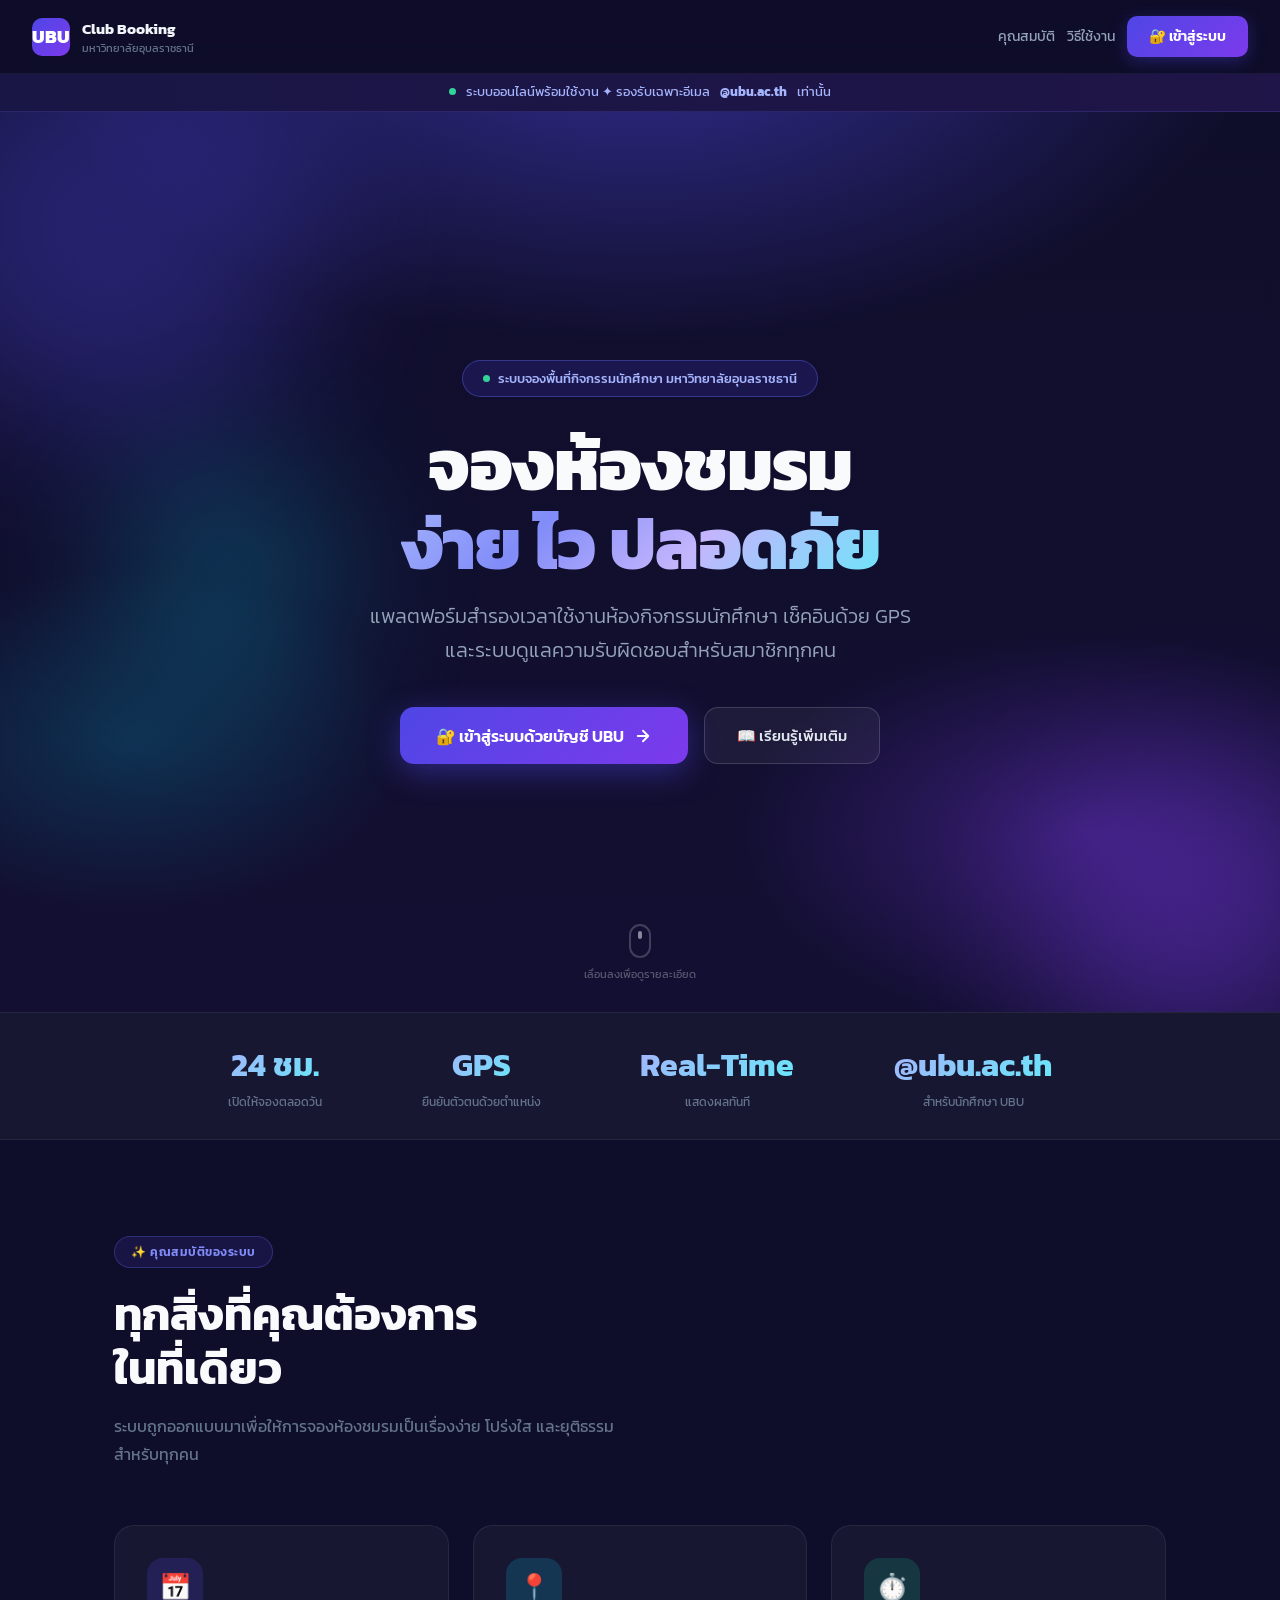
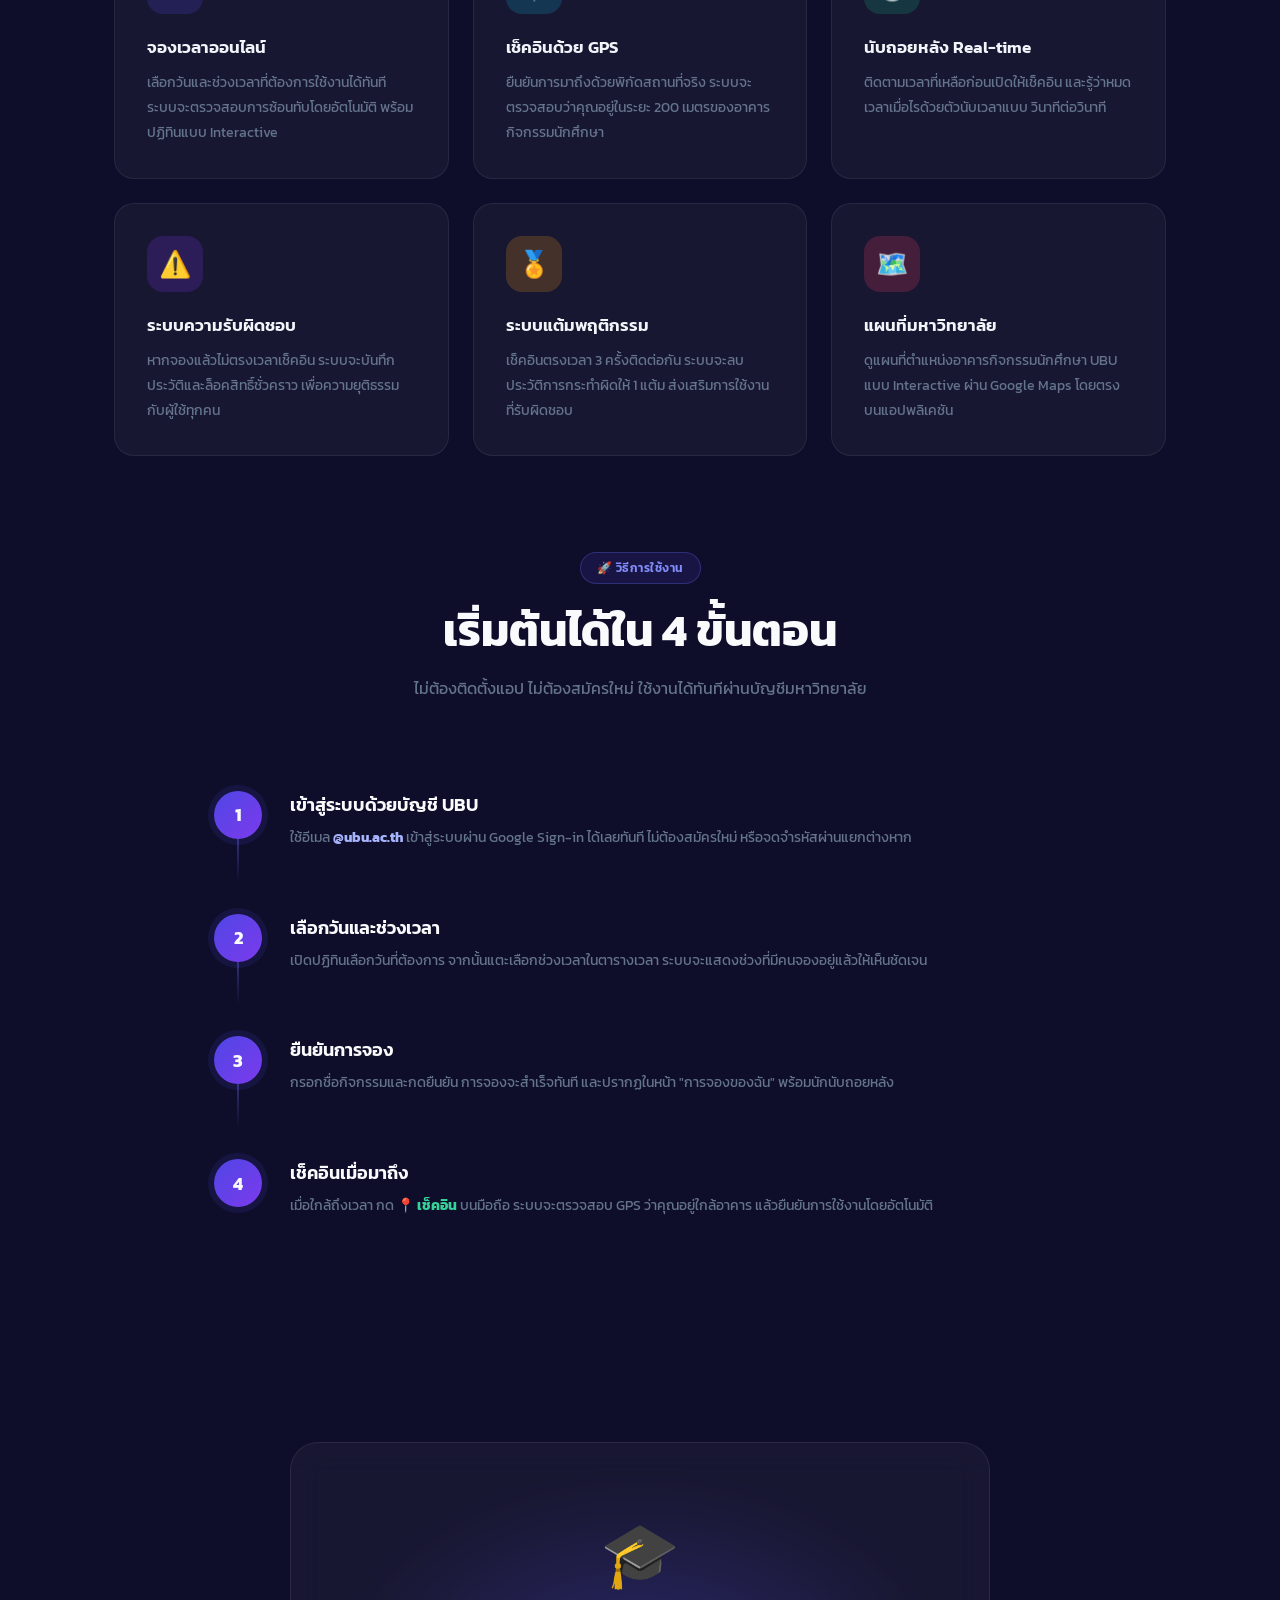
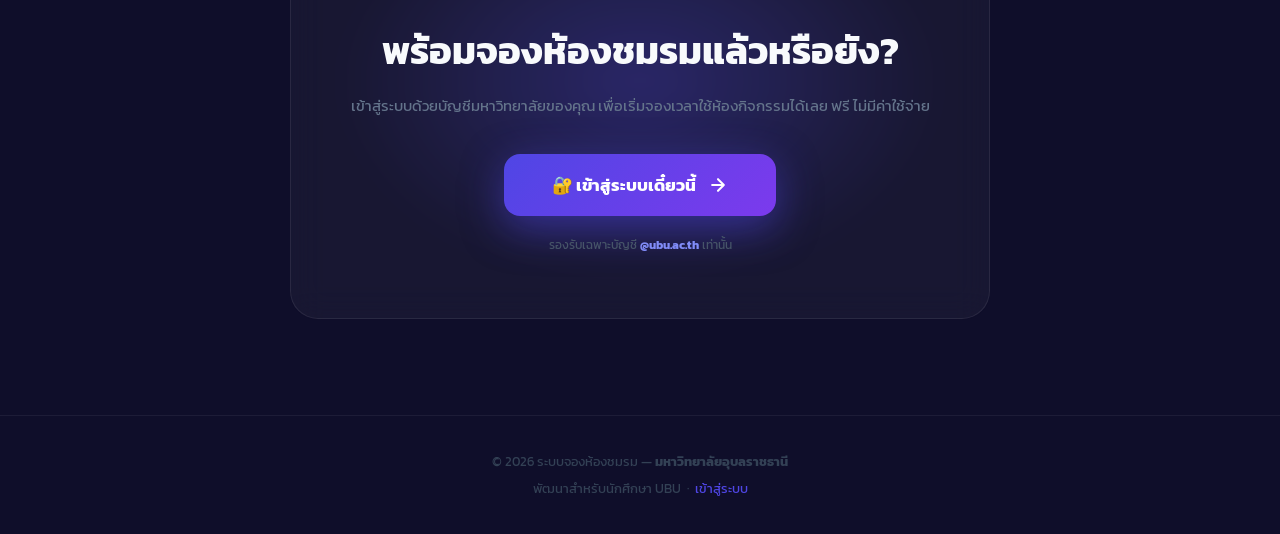
<file: main.html>
<!DOCTYPE html>
<html lang="th">

<head>
    <meta charset="UTF-8">
    <meta http-equiv="refresh" content="0;url=public_page.html">
    <title>UBU Club Booking</title>
    <script>window.location.replace('public_page.html');</script>
</head>

<body
    style="font-family:'Kanit',sans-serif;display:flex;justify-content:center;align-items:center;min-height:100vh;background:#EEEDF5;color:#4F46E5;">
    <p>กำลังนำทาง... <a href="public_page.html">คลิกที่นี่</a></p>
</body>

</html>
</file>
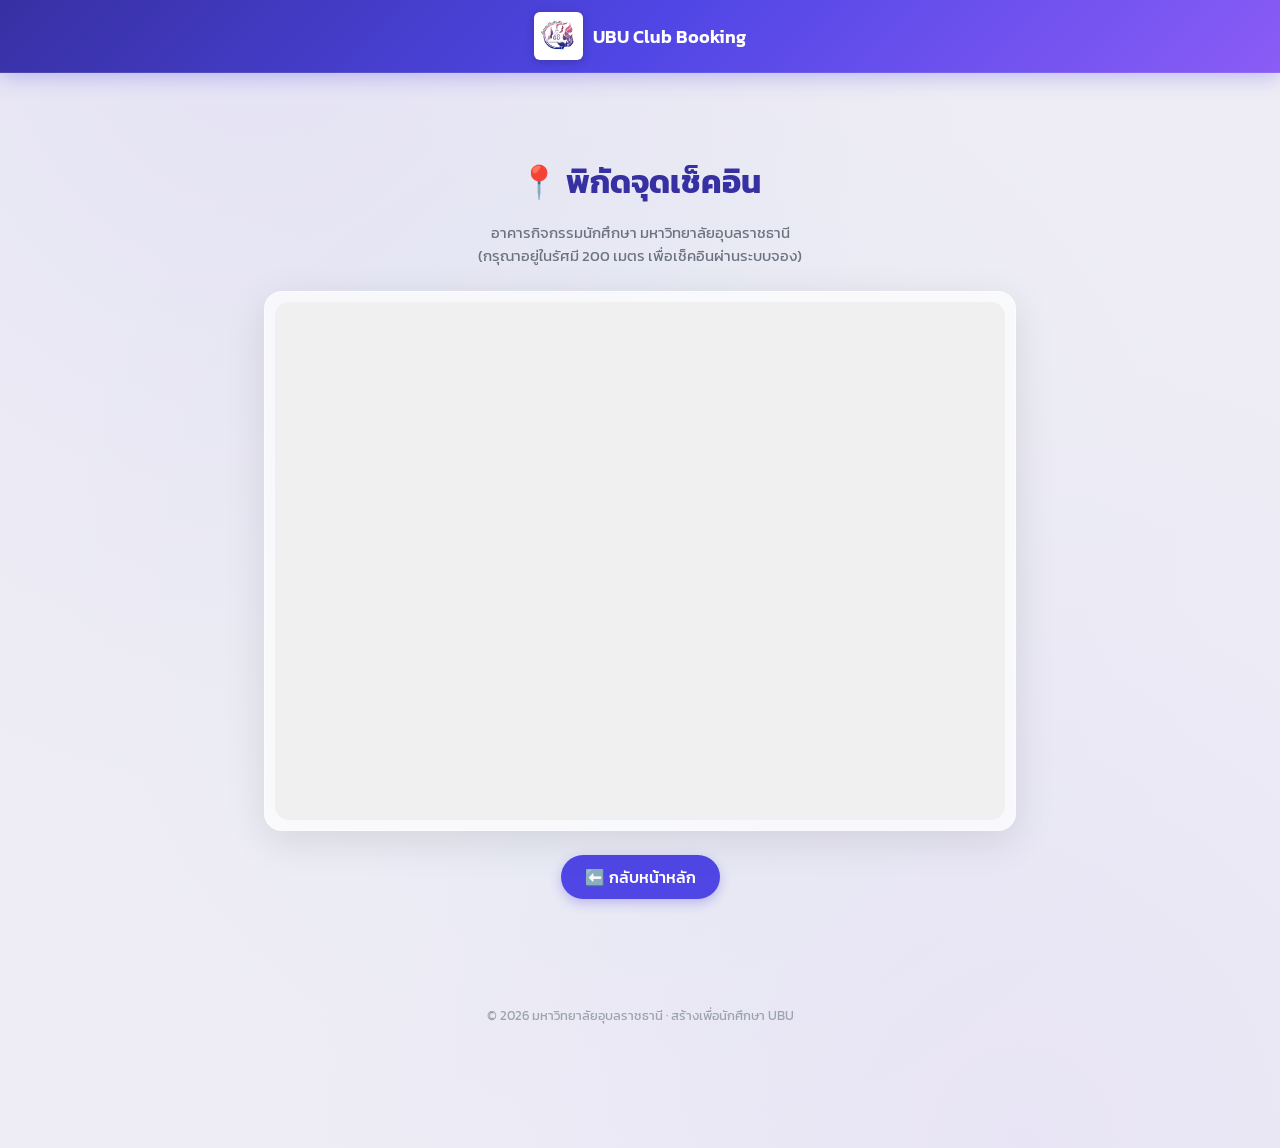
<file: map_view.html>
<!DOCTYPE html>
<html lang="th">

<head>
    <meta charset="UTF-8">
    <meta name="viewport" content="width=device-width, initial-scale=1.0, viewport-fit=cover">
    <title>UBU Club Booking - แผนที่จุดเช็คอิน</title>
    <link href="https://fonts.googleapis.com/css2?family=Kanit:wght@300;400;500;600;700&display=swap" rel="stylesheet">
    <link rel="stylesheet" href="style.css">
    <style>
        .map-container {
            max-width: 800px;
            margin: 40px auto;
            padding: 24px;
        }

        .map-header {
            text-align: center;
            margin-bottom: 24px;
        }

        .map-header h1 {
            color: var(--primary-dark);
            margin-bottom: 8px;
        }

        .map-header p {
            color: var(--text-muted);
            font-size: 15px;
        }

        .map-frame-wrapper {
            background: rgba(255, 255, 255, 0.7);
            backdrop-filter: blur(12px);
            border: 1px solid rgba(255, 255, 255, 0.4);
            border-radius: var(--radius-lg);
            padding: 10px;
            box-shadow: 0 10px 40px rgba(0, 0, 0, 0.1);
            height: 60vh;
            min-height: 400px;
        }

        .map-frame-wrapper iframe {
            width: 100%;
            height: 100%;
            border-radius: var(--radius-md);
            border: none;
            background: #f0f0f0;
        }

        .back-nav {
            margin-top: 24px;
            text-align: center;
        }

        .btn-back {
            display: inline-flex;
            align-items: center;
            gap: 8px;
            background: var(--primary);
            color: white;
            padding: 10px 24px;
            border-radius: 50px;
            text-decoration: none;
            font-weight: 500;
            transition: all 0.3s;
            box-shadow: 0 4px 12px rgba(79, 70, 229, 0.3);
        }

        .btn-back:hover {
            transform: translateY(-2px);
            box-shadow: 0 6px 16px rgba(79, 70, 229, 0.4);
        }
    </style>
</head>

<body>
    <!-- ========== NAVBAR ========== -->
    <nav class="user-bar" style="justify-content:center;">
        <div class="user-bar-left">
            <img src="logo.png" alt="Club Logo"
                style="height:48px; width:auto; border-radius:6px; background:white; padding:4px;">
            <span style="font-size:18px; font-weight:600;">UBU Club Booking</span>
        </div>
    </nav>

    <!-- ========== MAP SECTION ========== -->
    <div class="map-container">
        <div class="map-header">
            <h1>📍 พิกัดจุดเช็คอิน</h1>
            <p>อาคารกิจกรรมนักศึกษา มหาวิทยาลัยอุบลราชธานี<br />(กรุณาอยู่ในรัศมี 200 เมตร เพื่อเช็คอินผ่านระบบจอง)</p>
        </div>

        <div class="map-frame-wrapper">
            <iframe
                src="https://www.google.com/maps/embed?pb=!1m18!1m12!1m3!1d1933.3421544321706!2d104.905052!3d15.1237685!2m3!1f0!2f0!3f0!3m2!1i1024!2i768!4f13.1!3m3!1m2!1s0x311685c37c211c87%3A0x8828f5f2fa28f31!2z4Lit4Liy4LiE4Liy4Lij4LiB4Li04LiI4LiB4Lij4Lij4Lih4LiZ4Lix4LiB4Lio4Li24LiB4Lip4LiyIOC4hS7guK3guLjguJrguKU!5e0!3m2!1sth!2sth!4v1711718000000!5m2!1sth!2sth"
                allowfullscreen="" loading="lazy" referrerpolicy="no-referrer-when-downgrade"></iframe>
        </div>

        <div class="back-nav">
            <a href="index.html" class="btn-back">⬅️ กลับหน้าหลัก</a>
        </div>
    </div>

    <!-- ========== FOOTER ========== -->
    <footer style="text-align:center;padding:30px 24px;font-size:13px;color:#9CA3AF; margin-top: auto;">
        <p>© 2026 มหาวิทยาลัยอุบลราชธานี · สร้างเพื่อนักศึกษา UBU</p>
    </footer>
</body>

</html>
</file>
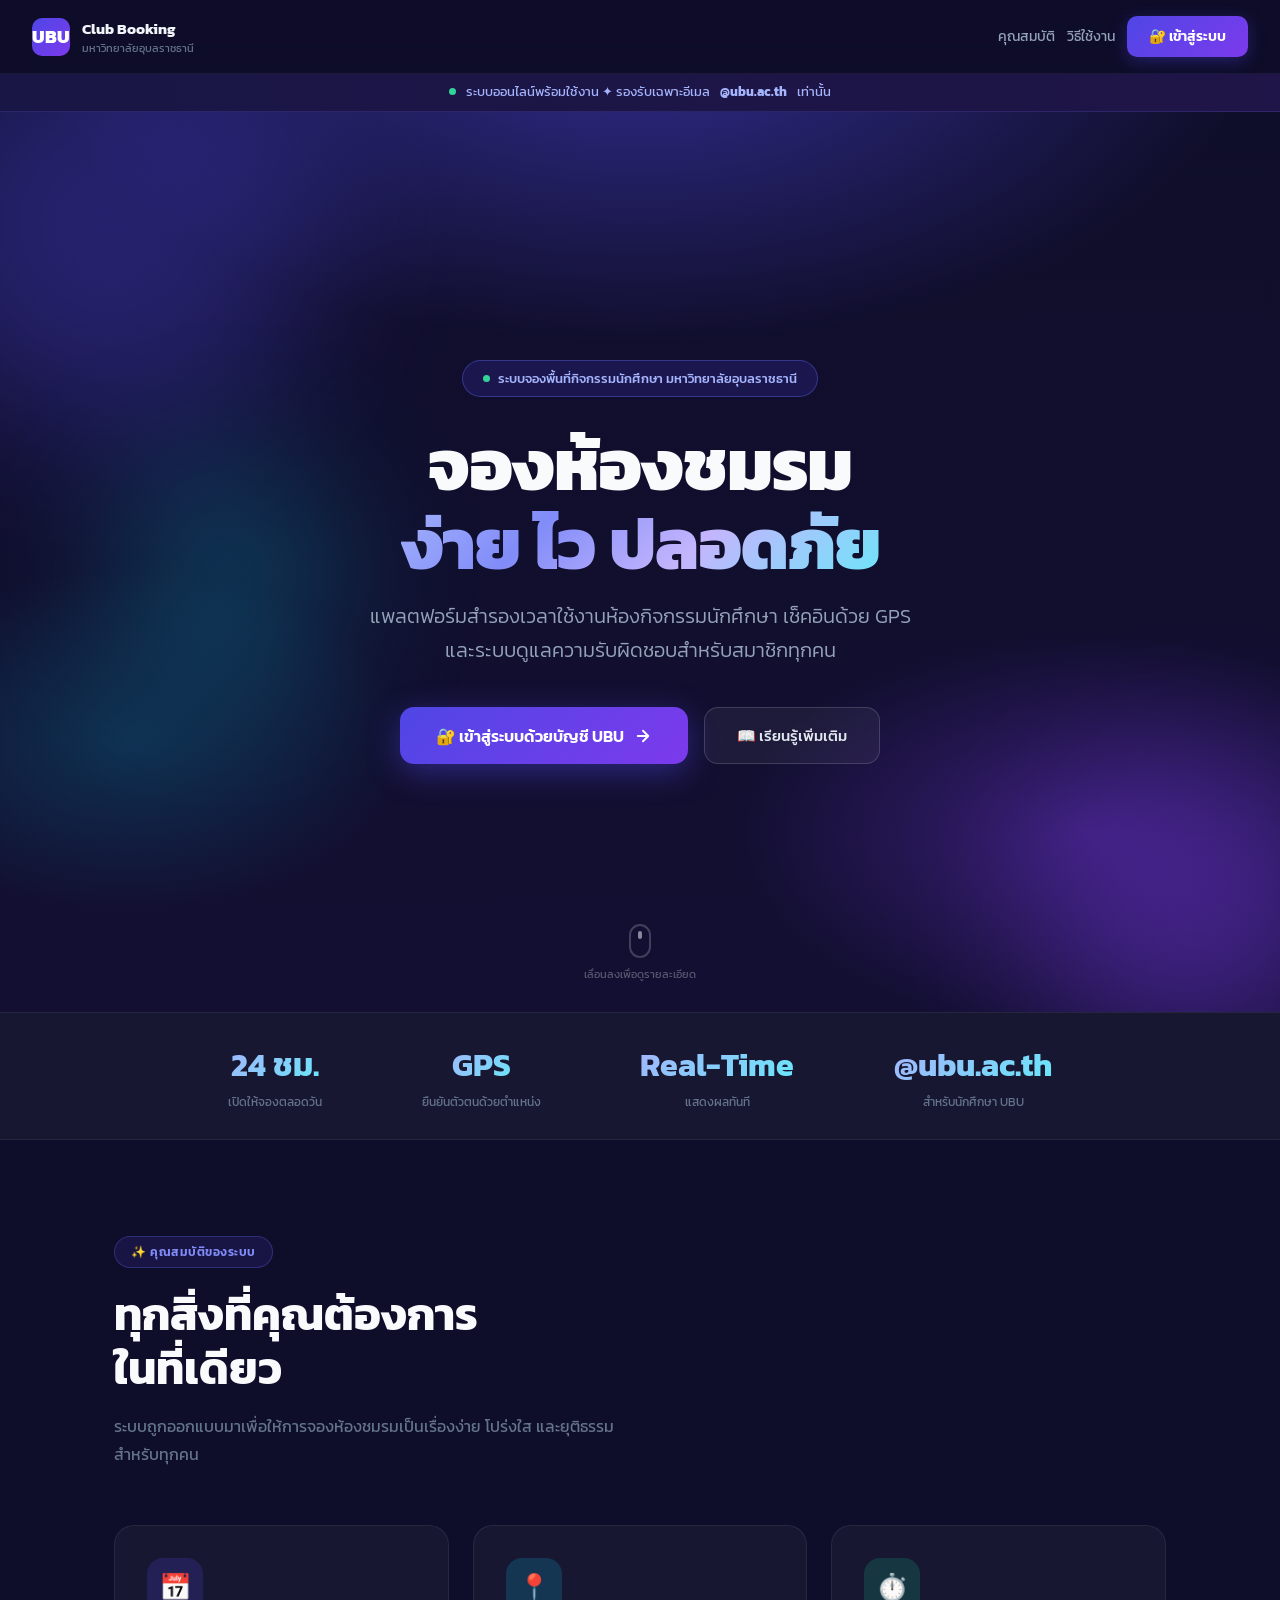
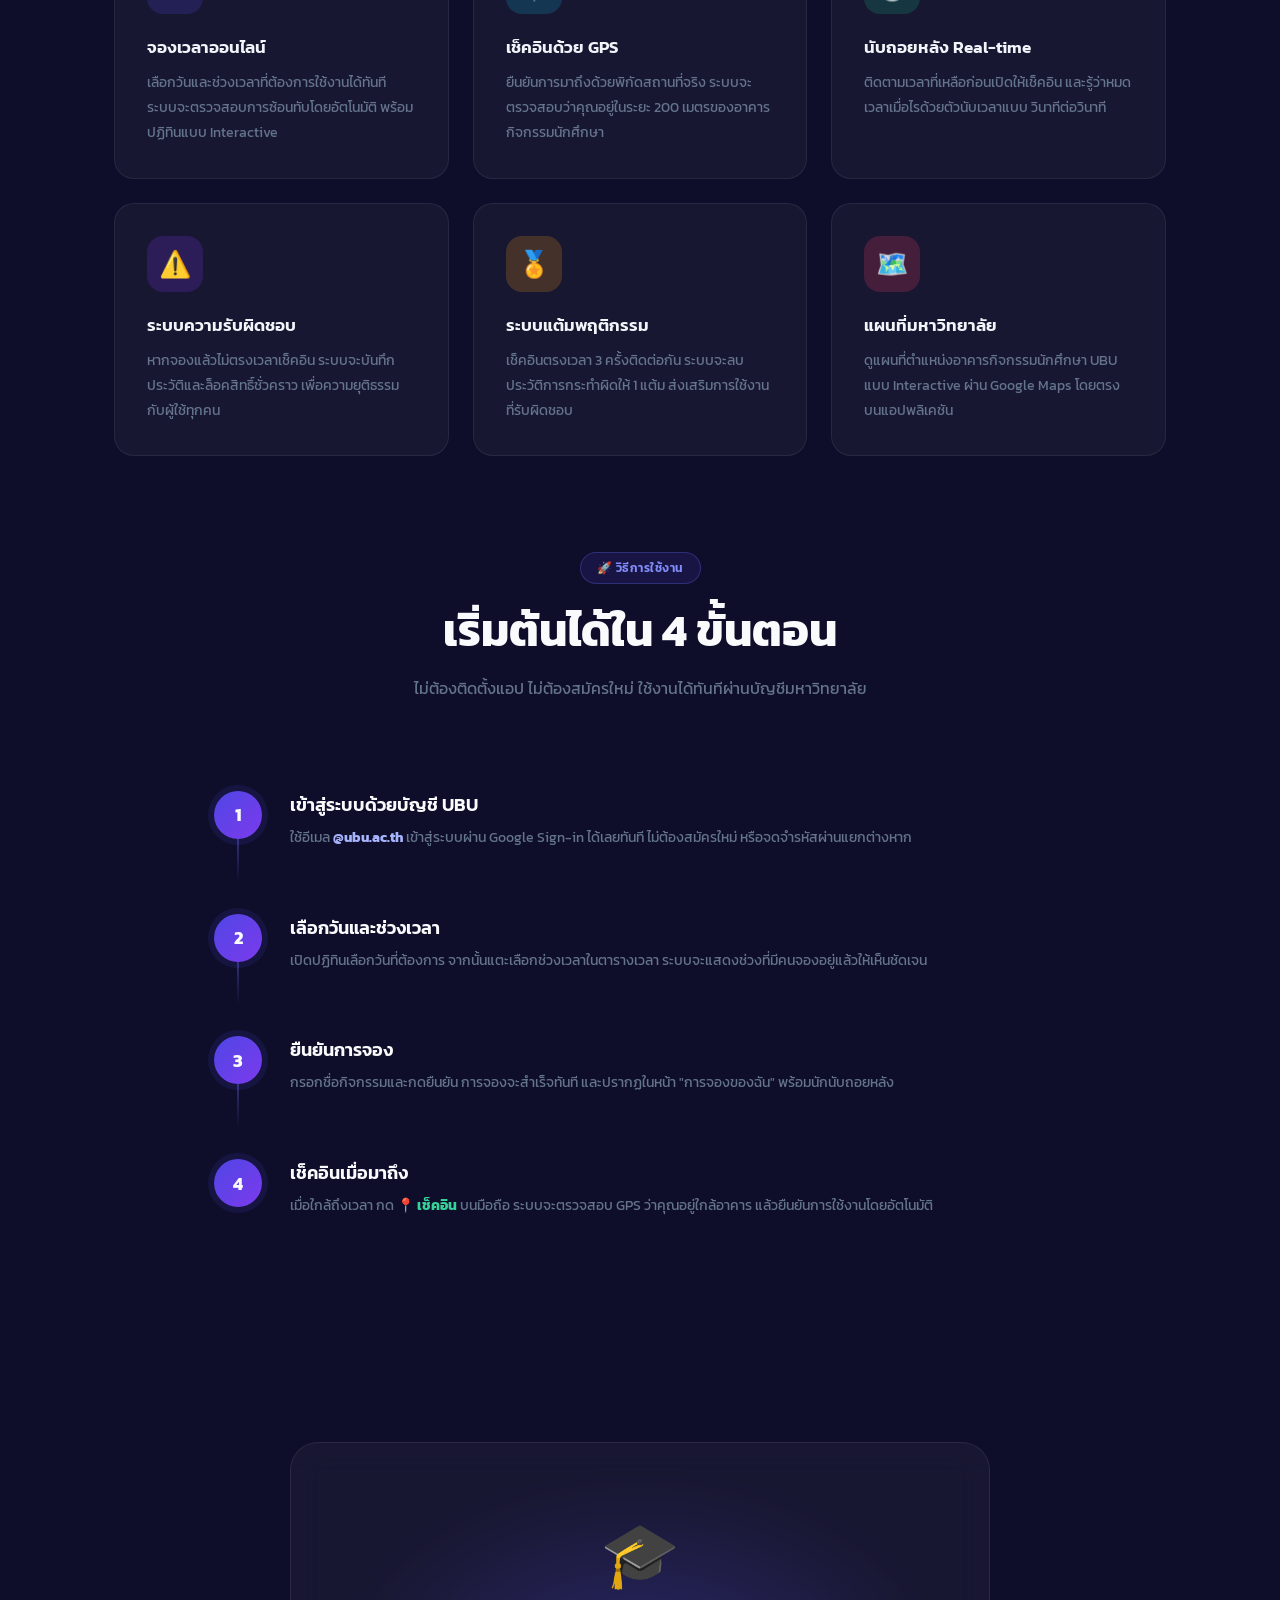
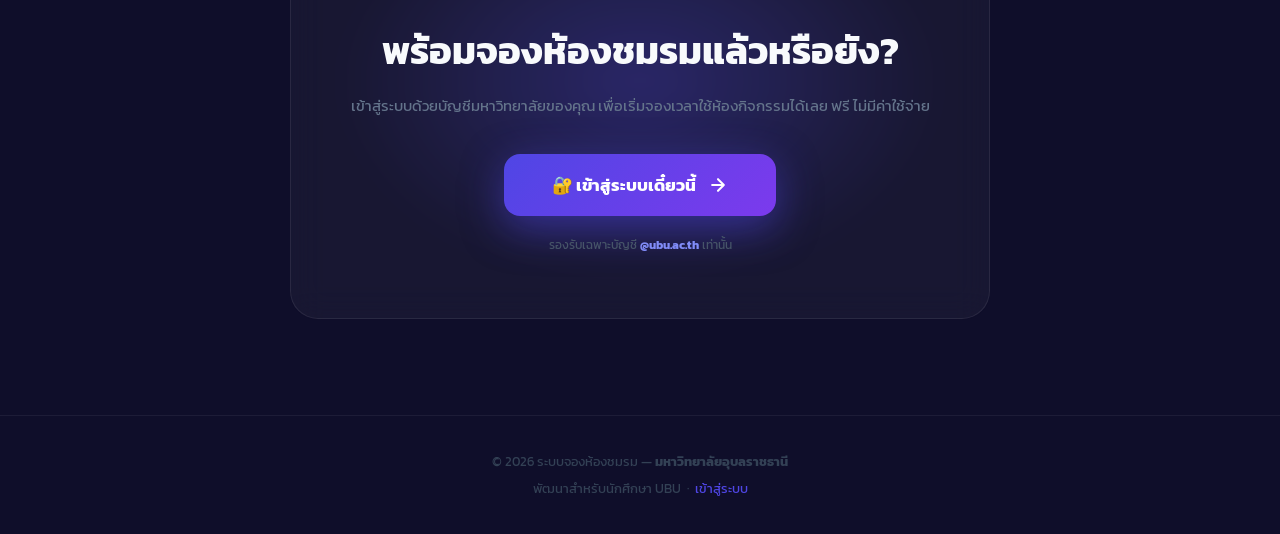
<file: public_page.html>
<!DOCTYPE html>
<html lang="th">

<head>
    <meta charset="UTF-8">
    <meta name="viewport" content="width=device-width, initial-scale=1.0, viewport-fit=cover">
    <title>UBU Club Booking — ระบบจองห้องชมรม มหาวิทยาลัยอุบลราชธานี</title>
    <meta name="description"
        content="ระบบจองห้องชมรม มหาวิทยาลัยอุบลราชธานี — จองเวลาใช้ห้อง ตรวจสอบสถานะ และเช็คอินด้วย GPS อย่างปลอดภัย">
    <link href="https://fonts.googleapis.com/css2?family=Kanit:wght@300;400;500;600;700;800&display=swap"
        rel="stylesheet">
    <style>
        :root {
            --indigo: #4F46E5;
            --indigo-dark: #3730A3;
            --violet: #7C3AED;
            --cyan: #06B6D4;
            --emerald: #10B981;
            --amber: #F59E0B;
            --rose: #F43F5E;
            --navy: #0A3D91;
        }

        * {
            box-sizing: border-box;
            margin: 0;
            padding: 0;
        }

        html {
            scroll-behavior: smooth;
        }

        body {
            font-family: 'Kanit', sans-serif;
            background: #0F0E2A;
            color: #F8FAFC;
            overflow-x: hidden;
        }

        /* ─── HERO ─── */
        .hero {
            position: relative;
            min-height: 100vh;
            display: flex;
            flex-direction: column;
            align-items: center;
            justify-content: center;
            text-align: center;
            padding: 24px 20px;
            overflow: hidden;
        }

        .hero-bg {
            position: absolute;
            inset: 0;
            background:
                radial-gradient(ellipse 80% 60% at 50% -10%, rgba(79, 70, 229, 0.55) 0%, transparent 60%),
                radial-gradient(ellipse 50% 40% at 85% 80%, rgba(124, 58, 237, 0.35) 0%, transparent 55%),
                radial-gradient(ellipse 40% 35% at 10% 70%, rgba(6, 182, 212, 0.20) 0%, transparent 55%),
                linear-gradient(180deg, #0F0E2A 0%, #130F32 100%);
            z-index: 0;
        }

        /* Floating orbs */
        .orb {
            position: absolute;
            border-radius: 50%;
            filter: blur(80px);
            opacity: 0.35;
            animation: floatOrb 8s ease-in-out infinite;
            z-index: 0;
        }

        .orb-1 {
            width: 420px;
            height: 420px;
            background: var(--indigo);
            top: -100px;
            left: -100px;
            animation-delay: 0s;
        }

        .orb-2 {
            width: 320px;
            height: 320px;
            background: var(--violet);
            bottom: -80px;
            right: -80px;
            animation-delay: -3s;
        }

        .orb-3 {
            width: 200px;
            height: 200px;
            background: var(--cyan);
            top: 40%;
            left: 10%;
            animation-delay: -5s;
        }

        @keyframes floatOrb {

            0%,
            100% {
                transform: translate(0, 0) scale(1);
            }

            33% {
                transform: translate(20px, -30px) scale(1.05);
            }

            66% {
                transform: translate(-15px, 20px) scale(0.97);
            }
        }

        /* Grid lines BG */
        .hero::before {
            content: '';
            position: absolute;
            inset: 0;
            background-image:
                linear-gradient(rgba(255, 255, 255, 0.02) 1px, transparent 1px),
                linear-gradient(90deg, rgba(255, 255, 255, 0.02) 1px, transparent 1px);
            background-size: 60px 60px;
            z-index: 0;
        }

        .hero-content {
            position: relative;
            z-index: 1;
            max-width: 820px;
        }

        .hero-badge {
            display: inline-flex;
            align-items: center;
            gap: 8px;
            background: rgba(79, 70, 229, 0.18);
            border: 1px solid rgba(99, 102, 241, 0.4);
            color: #A5B4FC;
            padding: 8px 20px;
            border-radius: 50px;
            font-size: 13px;
            font-weight: 500;
            margin-bottom: 28px;
            backdrop-filter: blur(8px);
            animation: fadeInDown 0.6s ease both;
        }

        .badge-dot {
            width: 7px;
            height: 7px;
            background: #34D399;
            border-radius: 50%;
            animation: pulse 2s ease-in-out infinite;
        }

        @keyframes pulse {

            0%,
            100% {
                opacity: 1;
                transform: scale(1);
            }

            50% {
                opacity: 0.4;
                transform: scale(0.7);
            }
        }

        .hero-title {
            font-size: clamp(2.2rem, 7vw, 4.5rem);
            font-weight: 800;
            line-height: 1.1;
            letter-spacing: -1px;
            margin-bottom: 16px;
            animation: fadeInDown 0.7s ease 0.1s both;
        }

        .hero-title .grad {
            background: linear-gradient(135deg, #A5B4FC 0%, #818CF8 30%, #C4B5FD 60%, #67E8F9 100%);
            -webkit-background-clip: text;
            background-clip: text;
            -webkit-text-fill-color: transparent;
        }

        .hero-sub {
            font-size: clamp(1rem, 2.5vw, 1.25rem);
            font-weight: 300;
            color: #94A3B8;
            line-height: 1.7;
            max-width: 560px;
            margin: 0 auto 40px;
            animation: fadeInDown 0.7s ease 0.2s both;
        }

        .hero-cta-group {
            display: flex;
            gap: 16px;
            justify-content: center;
            flex-wrap: wrap;
            animation: fadeInDown 0.7s ease 0.3s both;
        }

        .btn-primary {
            display: inline-flex;
            align-items: center;
            gap: 10px;
            background: linear-gradient(135deg, var(--indigo), var(--violet));
            color: white;
            padding: 16px 36px;
            border-radius: 14px;
            font-size: 16px;
            font-weight: 600;
            font-family: 'Kanit', sans-serif;
            text-decoration: none;
            border: none;
            cursor: pointer;
            transition: all 0.25s ease;
            box-shadow: 0 8px 32px rgba(79, 70, 229, 0.45);
            position: relative;
            overflow: hidden;
        }

        .btn-primary::before {
            content: '';
            position: absolute;
            inset: 0;
            background: linear-gradient(135deg, rgba(255, 255, 255, 0.12), transparent);
            opacity: 0;
            transition: opacity 0.25s;
        }

        .btn-primary:hover {
            transform: translateY(-3px);
            box-shadow: 0 16px 48px rgba(79, 70, 229, 0.55);
        }

        .btn-primary:hover::before {
            opacity: 1;
        }

        .btn-primary:active {
            transform: translateY(0);
        }

        .btn-secondary {
            display: inline-flex;
            align-items: center;
            gap: 10px;
            background: rgba(255, 255, 255, 0.05);
            border: 1px solid rgba(255, 255, 255, 0.15);
            color: #E2E8F0;
            padding: 16px 32px;
            border-radius: 14px;
            font-size: 15px;
            font-weight: 500;
            font-family: 'Kanit', sans-serif;
            text-decoration: none;
            cursor: pointer;
            transition: all 0.25s ease;
            backdrop-filter: blur(8px);
        }

        .btn-secondary:hover {
            background: rgba(255, 255, 255, 0.10);
            border-color: rgba(255, 255, 255, 0.3);
            transform: translateY(-2px);
        }

        /* Scroll indicator */
        .scroll-hint {
            position: absolute;
            bottom: 30px;
            left: 50%;
            transform: translateX(-50%);
            display: flex;
            flex-direction: column;
            align-items: center;
            gap: 8px;
            color: rgba(255, 255, 255, 0.3);
            font-size: 11px;
            font-weight: 400;
            animation: fadeIn 1s ease 1s both;
            z-index: 1;
        }

        .scroll-arrow {
            width: 22px;
            height: 34px;
            border: 2px solid rgba(255, 255, 255, 0.2);
            border-radius: 11px;
            display: flex;
            align-items: flex-start;
            justify-content: center;
            padding-top: 5px;
        }

        .scroll-dot {
            width: 4px;
            height: 8px;
            background: rgba(255, 255, 255, 0.5);
            border-radius: 2px;
            animation: scrollDot 1.8s ease-in-out infinite;
        }

        @keyframes scrollDot {
            0% {
                transform: translateY(0);
                opacity: 1;
            }

            80% {
                transform: translateY(10px);
                opacity: 0;
            }

            100% {
                transform: translateY(0);
                opacity: 0;
            }
        }

        /* ─── STATS BAR ─── */
        .stats-bar {
            background: rgba(255, 255, 255, 0.04);
            border-top: 1px solid rgba(255, 255, 255, 0.06);
            border-bottom: 1px solid rgba(255, 255, 255, 0.06);
            padding: 28px 24px;
        }

        .stats-inner {
            max-width: 900px;
            margin: 0 auto;
            display: flex;
            justify-content: space-around;
            flex-wrap: wrap;
            gap: 24px;
        }

        .stat-item {
            display: flex;
            flex-direction: column;
            align-items: center;
            gap: 4px;
        }

        .stat-num {
            font-size: 2rem;
            font-weight: 700;
            background: linear-gradient(135deg, #A5B4FC, #67E8F9);
            -webkit-background-clip: text;
            background-clip: text;
            -webkit-text-fill-color: transparent;
        }

        .stat-label {
            font-size: 12px;
            font-weight: 400;
            color: #64748B;
        }

        /* ─── FEATURES ─── */
        .section {
            padding: 96px 24px;
            max-width: 1100px;
            margin: 0 auto;
        }

        .section-tag {
            display: inline-block;
            background: rgba(79, 70, 229, 0.15);
            border: 1px solid rgba(99, 102, 241, 0.3);
            color: #818CF8;
            padding: 6px 16px;
            border-radius: 50px;
            font-size: 12px;
            font-weight: 600;
            letter-spacing: 0.5px;
            text-transform: uppercase;
            margin-bottom: 20px;
        }

        .section-title {
            font-size: clamp(1.8rem, 4vw, 2.8rem);
            font-weight: 700;
            line-height: 1.2;
            margin-bottom: 16px;
        }

        .section-sub {
            color: #64748B;
            font-size: 1rem;
            font-weight: 400;
            line-height: 1.8;
            max-width: 520px;
            margin-bottom: 56px;
        }

        .features-grid {
            display: grid;
            grid-template-columns: repeat(auto-fit, minmax(300px, 1fr));
            gap: 24px;
        }

        .feature-card {
            background: rgba(255, 255, 255, 0.04);
            border: 1px solid rgba(255, 255, 255, 0.07);
            border-radius: 20px;
            padding: 32px;
            transition: all 0.3s ease;
            position: relative;
            overflow: hidden;
        }

        .feature-card::before {
            content: '';
            position: absolute;
            inset: 0;
            background: linear-gradient(135deg, rgba(255, 255, 255, 0.03), transparent);
            opacity: 0;
            transition: opacity 0.3s;
        }

        .feature-card:hover {
            transform: translateY(-6px);
            border-color: rgba(99, 102, 241, 0.3);
            box-shadow: 0 20px 60px rgba(0, 0, 0, 0.3), 0 0 0 1px rgba(99, 102, 241, 0.1);
        }

        .feature-card:hover::before {
            opacity: 1;
        }

        .feature-icon {
            width: 56px;
            height: 56px;
            border-radius: 16px;
            display: flex;
            align-items: center;
            justify-content: center;
            font-size: 26px;
            margin-bottom: 20px;
        }

        .icon-indigo {
            background: rgba(79, 70, 229, 0.2);
        }

        .icon-violet {
            background: rgba(124, 58, 237, 0.2);
        }

        .icon-cyan {
            background: rgba(6, 182, 212, 0.2);
        }

        .icon-emerald {
            background: rgba(16, 185, 129, 0.2);
        }

        .icon-amber {
            background: rgba(245, 158, 11, 0.2);
        }

        .icon-rose {
            background: rgba(244, 63, 94, 0.2);
        }

        .feature-title {
            font-size: 17px;
            font-weight: 600;
            margin-bottom: 10px;
            color: #F1F5F9;
        }

        .feature-desc {
            font-size: 14px;
            font-weight: 400;
            color: #64748B;
            line-height: 1.8;
        }

        /* ─── HOW IT WORKS ─── */
        .how-section {
            padding: 0 24px 96px;
            max-width: 900px;
            margin: 0 auto;
        }

        .steps {
            display: flex;
            flex-direction: column;
            gap: 0;
            position: relative;
        }

        .step {
            display: flex;
            gap: 28px;
            align-items: flex-start;
            padding: 32px 0;
            position: relative;
        }

        .step:not(:last-child)::after {
            content: '';
            position: absolute;
            left: 23px;
            top: 80px;
            bottom: 0;
            width: 2px;
            background: linear-gradient(to bottom, rgba(99, 102, 241, 0.4), transparent);
        }

        .step-num {
            width: 48px;
            height: 48px;
            border-radius: 50%;
            background: linear-gradient(135deg, var(--indigo), var(--violet));
            display: flex;
            align-items: center;
            justify-content: center;
            font-size: 18px;
            font-weight: 700;
            flex-shrink: 0;
            box-shadow: 0 0 0 6px rgba(79, 70, 229, 0.12);
        }

        .step-body {
            flex: 1;
        }

        .step-title {
            font-size: 18px;
            font-weight: 600;
            margin-bottom: 8px;
        }

        .step-desc {
            font-size: 14px;
            color: #64748B;
            line-height: 1.7;
        }

        /* ─── CTA SECTION ─── */
        .cta-section {
            padding: 96px 24px;
            text-align: center;
            position: relative;
            overflow: hidden;
        }

        .cta-glow {
            position: absolute;
            width: 600px;
            height: 400px;
            left: 50%;
            top: 50%;
            transform: translate(-50%, -50%);
            background: radial-gradient(ellipse, rgba(79, 70, 229, 0.3) 0%, transparent 70%);
            pointer-events: none;
        }

        .cta-inner {
            position: relative;
            z-index: 1;
            background: rgba(255, 255, 255, 0.04);
            border: 1px solid rgba(255, 255, 255, 0.08);
            border-radius: 28px;
            padding: 64px 40px;
            max-width: 700px;
            margin: 0 auto;
            backdrop-filter: blur(16px);
        }

        .cta-emoji {
            font-size: 64px;
            display: block;
            margin-bottom: 20px;
            animation: bounce 2s ease-in-out infinite;
        }

        @keyframes bounce {

            0%,
            100% {
                transform: translateY(0);
            }

            50% {
                transform: translateY(-10px);
            }
        }

        .cta-title {
            font-size: clamp(1.6rem, 4vw, 2.4rem);
            font-weight: 700;
            margin-bottom: 14px;
        }

        .cta-sub {
            color: #64748B;
            font-size: 15px;
            font-weight: 400;
            line-height: 1.7;
            margin-bottom: 36px;
        }

        .cta-btn {
            display: inline-flex;
            align-items: center;
            gap: 12px;
            background: linear-gradient(135deg, var(--indigo), var(--violet));
            color: white;
            padding: 18px 48px;
            border-radius: 16px;
            font-size: 17px;
            font-weight: 700;
            font-family: 'Kanit', sans-serif;
            text-decoration: none;
            transition: all 0.25s ease;
            box-shadow: 0 12px 40px rgba(79, 70, 229, 0.5);
        }

        .cta-btn:hover {
            transform: translateY(-4px);
            box-shadow: 0 20px 60px rgba(79, 70, 229, 0.6);
        }

        .cta-note {
            color: #475569;
            font-size: 12px;
            margin-top: 20px;
        }

        .cta-note b {
            color: #818CF8;
        }

        /* ─── FOOTER ─── */
        footer {
            border-top: 1px solid rgba(255, 255, 255, 0.06);
            padding: 36px 24px;
            text-align: center;
            color: #334155;
            font-size: 13px;
        }

        footer a {
            color: #4F46E5;
            text-decoration: none;
        }

        /* ─── NAVBAR ─── */
        .navbar {
            position: fixed;
            top: 0;
            left: 0;
            right: 0;
            z-index: 100;
            padding: 16px 32px;
            display: flex;
            align-items: center;
            justify-content: space-between;
            background: rgba(15, 14, 42, 0.85);
            backdrop-filter: blur(20px);
            border-bottom: 1px solid rgba(255, 255, 255, 0.05);
            transition: all 0.3s;
        }

        .navbar-brand {
            display: flex;
            align-items: center;
            gap: 12px;
            text-decoration: none;
        }

        .brand-logo {
            width: 38px;
            height: 38px;
            background: linear-gradient(135deg, var(--indigo), var(--violet));
            border-radius: 10px;
            display: flex;
            align-items: center;
            justify-content: center;
            font-size: 18px;
            font-weight: 800;
            color: white;
        }

        .brand-name {
            font-size: 15px;
            font-weight: 700;
            color: #F1F5F9;
        }

        .brand-sub {
            font-size: 11px;
            font-weight: 400;
            color: #64748B;
        }

        .navbar-actions {
            display: flex;
            align-items: center;
            gap: 12px;
        }

        .nav-link {
            color: #94A3B8;
            text-decoration: none;
            font-size: 14px;
            font-weight: 400;
            transition: color 0.2s;
        }

        .nav-link:hover {
            color: #E2E8F0;
        }

        .nav-btn {
            background: linear-gradient(135deg, var(--indigo), var(--violet));
            color: white;
            padding: 10px 22px;
            border-radius: 10px;
            font-size: 14px;
            font-weight: 600;
            font-family: 'Kanit', sans-serif;
            text-decoration: none;
            transition: all 0.2s;
            border: none;
            cursor: pointer;
            box-shadow: 0 4px 16px rgba(79, 70, 229, 0.35);
        }

        .nav-btn:hover {
            transform: translateY(-2px);
            box-shadow: 0 8px 24px rgba(79, 70, 229, 0.5);
        }

        /* ─── NOTIFICATION BANNER ─── */
        .notice-bar {
            background: linear-gradient(90deg, rgba(79, 70, 229, 0.15), rgba(124, 58, 237, 0.15));
            border-bottom: 1px solid rgba(99, 102, 241, 0.2);
            padding: 10px 24px;
            text-align: center;
            font-size: 13px;
            color: #A5B4FC;
            margin-top: 72px;
            display: flex;
            align-items: center;
            justify-content: center;
            gap: 10px;
        }

        .notice-bar .no-dot {
            width: 7px;
            height: 7px;
            background: #34D399;
            border-radius: 50%;
            display: inline-block;
        }

        /* ─── ANIMATIONS ─── */
        @keyframes fadeInDown {
            from {
                opacity: 0;
                transform: translateY(-20px);
            }

            to {
                opacity: 1;
                transform: translateY(0);
            }
        }

        @keyframes fadeIn {
            from {
                opacity: 0;
            }

            to {
                opacity: 1;
            }
        }

        .reveal {
            opacity: 0;
            transform: translateY(32px);
            transition: opacity 0.6s ease, transform 0.6s ease;
        }

        .reveal.visible {
            opacity: 1;
            transform: translateY(0);
        }

        /* ─── MOBILE ─── */
        @media (max-width: 640px) {
            .navbar {
                padding: 14px 16px;
            }

            .nav-link {
                display: none;
            }

            .hero {
                padding-top: 100px;
            }

            .step:not(:last-child)::after {
                left: 19px;
            }

            .cta-inner {
                padding: 40px 24px;
            }

            .stats-inner {
                gap: 28px;
            }
        }
    </style>
</head>

<body>

    <!-- NAVBAR -->
    <nav class="navbar" id="navbar">
        <a class="navbar-brand" href="#">
            <div class="brand-logo">UBU</div>
            <div>
                <div class="brand-name">Club Booking</div>
                <div class="brand-sub">มหาวิทยาลัยอุบลราชธานี</div>
            </div>
        </a>
        <div class="navbar-actions">
            <a href="#features" class="nav-link">คุณสมบัติ</a>
            <a href="#how" class="nav-link">วิธีใช้งาน</a>
            <a href="login.html" class="nav-btn">🔐 เข้าสู่ระบบ</a>
        </div>
    </nav>

    <!-- NOTICE BAR -->
    <div class="notice-bar">
        <span class="no-dot"></span>
        ระบบออนไลน์พร้อมใช้งาน ✦ รองรับเฉพาะอีเมล <strong>@ubu.ac.th</strong> เท่านั้น
    </div>

    <!-- HERO -->
    <section class="hero">
        <div class="hero-bg"></div>
        <div class="orb orb-1"></div>
        <div class="orb orb-2"></div>
        <div class="orb orb-3"></div>

        <div class="hero-content">
            <div class="hero-badge">
                <span class="badge-dot"></span>
                ระบบจองพื้นที่กิจกรรมนักศึกษา มหาวิทยาลัยอุบลราชธานี
            </div>

            <h1 class="hero-title">
                จองห้องชมรม<br>
                <span class="grad">ง่าย ไว ปลอดภัย</span>
            </h1>

            <p class="hero-sub">
                แพลตฟอร์มสำรองเวลาใช้งานห้องกิจกรรมนักศึกษา เช็คอินด้วย GPS
                และระบบดูแลความรับผิดชอบสำหรับสมาชิกทุกคน
            </p>

            <div class="hero-cta-group">
                <a href="login.html" class="btn-primary">
                    🔐 เข้าสู่ระบบด้วยบัญชี UBU
                    <svg width="18" height="18" viewBox="0 0 24 24" fill="none" stroke="currentColor" stroke-width="2.5"
                        stroke-linecap="round" stroke-linejoin="round">
                        <path d="M5 12h14M12 5l7 7-7 7" />
                    </svg>
                </a>
                <a href="#features" class="btn-secondary">
                    📖 เรียนรู้เพิ่มเติม
                </a>
            </div>
        </div>

        <div class="scroll-hint">
            <div class="scroll-arrow">
                <div class="scroll-dot"></div>
            </div>
            เลื่อนลงเพื่อดูรายละเอียด
        </div>
    </section>

    <!-- STATS BAR -->
    <div class="stats-bar">
        <div class="stats-inner">
            <div class="stat-item">
                <span class="stat-num">24 ชม.</span>
                <span class="stat-label">เปิดให้จองตลอดวัน</span>
            </div>
            <div class="stat-item">
                <span class="stat-num">GPS</span>
                <span class="stat-label">ยืนยันตัวตนด้วยตำแหน่ง</span>
            </div>
            <div class="stat-item">
                <span class="stat-num">Real-Time</span>
                <span class="stat-label">แสดงผลทันที</span>
            </div>
            <div class="stat-item">
                <span class="stat-num">@ubu.ac.th</span>
                <span class="stat-label">สำหรับนักศึกษา UBU</span>
            </div>
        </div>
    </div>

    <!-- FEATURES -->
    <section class="section" id="features">
        <div class="reveal">
            <div class="section-tag">✨ คุณสมบัติของระบบ</div>
            <h2 class="section-title">ทุกสิ่งที่คุณต้องการ<br>ในที่เดียว</h2>
            <p class="section-sub">ระบบถูกออกแบบมาเพื่อให้การจองห้องชมรมเป็นเรื่องง่าย โปร่งใส และยุติธรรม สำหรับทุกคน
            </p>
        </div>

        <div class="features-grid">
            <div class="feature-card reveal">
                <div class="feature-icon icon-indigo">📅</div>
                <div class="feature-title">จองเวลาออนไลน์</div>
                <div class="feature-desc">เลือกวันและช่วงเวลาที่ต้องการใช้งานได้ทันที
                    ระบบจะตรวจสอบการซ้อนทับโดยอัตโนมัติ พร้อมปฏิทินแบบ Interactive</div>
            </div>
            <div class="feature-card reveal" style="transition-delay:0.1s">
                <div class="feature-icon icon-cyan">📍</div>
                <div class="feature-title">เช็คอินด้วย GPS</div>
                <div class="feature-desc">ยืนยันการมาถึงด้วยพิกัดสถานที่จริง ระบบจะตรวจสอบว่าคุณอยู่ในระยะ 200
                    เมตรของอาคารกิจกรรมนักศึกษา</div>
            </div>
            <div class="feature-card reveal" style="transition-delay:0.2s">
                <div class="feature-icon icon-emerald">⏱️</div>
                <div class="feature-title">นับถอยหลัง Real-time</div>
                <div class="feature-desc">ติดตามเวลาที่เหลือก่อนเปิดให้เช็คอิน และรู้ว่าหมดเวลาเมื่อไรด้วยตัวนับเวลาแบบ
                    วินาทีต่อวินาที</div>
            </div>
            <div class="feature-card reveal" style="transition-delay:0.05s">
                <div class="feature-icon icon-violet">⚠️</div>
                <div class="feature-title">ระบบความรับผิดชอบ</div>
                <div class="feature-desc">หากจองแล้วไม่ตรงเวลาเช็คอิน ระบบจะบันทึกประวัติและล็อคสิทธิ์ชั่วคราว
                    เพื่อความยุติธรรมกับผู้ใช้ทุกคน</div>
            </div>
            <div class="feature-card reveal" style="transition-delay:0.15s">
                <div class="feature-icon icon-amber">🏅</div>
                <div class="feature-title">ระบบแต้มพฤติกรรม</div>
                <div class="feature-desc">เช็คอินตรงเวลา 3 ครั้งติดต่อกัน ระบบจะลบประวัติการกระทำผิดให้ 1 แต้ม
                    ส่งเสริมการใช้งานที่รับผิดชอบ</div>
            </div>
            <div class="feature-card reveal" style="transition-delay:0.25s">
                <div class="feature-icon icon-rose">🗺️</div>
                <div class="feature-title">แผนที่มหาวิทยาลัย</div>
                <div class="feature-desc">ดูแผนที่ตำแหน่งอาคารกิจกรรมนักศึกษา UBU แบบ Interactive ผ่าน Google Maps
                    โดยตรงบนแอปพลิเคชัน</div>
            </div>
        </div>
    </section>

    <!-- HOW IT WORKS -->
    <section class="how-section" id="how">
        <div class="reveal" style="text-align:center;margin-bottom:56px;">
            <div class="section-tag">🚀 วิธีการใช้งาน</div>
            <h2 class="section-title">เริ่มต้นได้ใน 4 ขั้นตอน</h2>
            <p class="section-sub" style="margin-left:auto;margin-right:auto;">ไม่ต้องติดตั้งแอป ไม่ต้องสมัครใหม่
                ใช้งานได้ทันทีผ่านบัญชีมหาวิทยาลัย</p>
        </div>

        <div class="steps">
            <div class="step reveal">
                <div class="step-num">1</div>
                <div class="step-body">
                    <div class="step-title">เข้าสู่ระบบด้วยบัญชี UBU</div>
                    <div class="step-desc">ใช้อีเมล <strong style="color:#A5B4FC">@ubu.ac.th</strong> เข้าสู่ระบบผ่าน
                        Google Sign-in ได้เลยทันที ไม่ต้องสมัครใหม่ หรือจดจำรหัสผ่านแยกต่างหาก</div>
                </div>
            </div>
            <div class="step reveal" style="transition-delay:0.1s">
                <div class="step-num">2</div>
                <div class="step-body">
                    <div class="step-title">เลือกวันและช่วงเวลา</div>
                    <div class="step-desc">เปิดปฏิทินเลือกวันที่ต้องการ จากนั้นแตะเลือกช่วงเวลาในตารางเวลา
                        ระบบจะแสดงช่วงที่มีคนจองอยู่แล้วให้เห็นชัดเจน</div>
                </div>
            </div>
            <div class="step reveal" style="transition-delay:0.2s">
                <div class="step-num">3</div>
                <div class="step-body">
                    <div class="step-title">ยืนยันการจอง</div>
                    <div class="step-desc">กรอกชื่อกิจกรรมและกดยืนยัน การจองจะสำเร็จทันที และปรากฏในหน้า "การจองของฉัน"
                        พร้อมนักนับถอยหลัง</div>
                </div>
            </div>
            <div class="step reveal" style="transition-delay:0.3s">
                <div class="step-num">4</div>
                <div class="step-body">
                    <div class="step-title">เช็คอินเมื่อมาถึง</div>
                    <div class="step-desc">เมื่อใกล้ถึงเวลา กด <strong style="color:#34D399">📍 เช็คอิน</strong>
                        บนมือถือ ระบบจะตรวจสอบ GPS ว่าคุณอยู่ใกล้อาคาร แล้วยืนยันการใช้งานโดยอัตโนมัติ</div>
                </div>
            </div>
        </div>
    </section>

    <!-- CTA -->
    <section class="cta-section">
        <div class="cta-glow"></div>
        <div class="cta-inner reveal">
            <span class="cta-emoji">🎓</span>
            <h2 class="cta-title">พร้อมจองห้องชมรมแล้วหรือยัง?</h2>
            <p class="cta-sub">เข้าสู่ระบบด้วยบัญชีมหาวิทยาลัยของคุณ เพื่อเริ่มจองเวลาใช้ห้องกิจกรรมได้เลย ฟรี
                ไม่มีค่าใช้จ่าย</p>
            <a href="login.html" class="cta-btn">
                🔐 เข้าสู่ระบบเดี๋ยวนี้
                <svg width="20" height="20" viewBox="0 0 24 24" fill="none" stroke="currentColor" stroke-width="2.5"
                    stroke-linecap="round" stroke-linejoin="round">
                    <path d="M5 12h14M12 5l7 7-7 7" />
                </svg>
            </a>
            <p class="cta-note">รองรับเฉพาะบัญชี <b>@ubu.ac.th</b> เท่านั้น</p>
        </div>
    </section>

    <!-- FOOTER -->
    <footer>
        <p>© 2026 ระบบจองห้องชมรม — <strong>มหาวิทยาลัยอุบลราชธานี</strong></p>
        <p style="margin-top:8px;">พัฒนาสำหรับนักศึกษา UBU &nbsp;·&nbsp; <a href="login.html">เข้าสู่ระบบ</a></p>
    </footer>

    <script>
        // Scroll reveal
        const revealEls = document.querySelectorAll('.reveal');
        const observer = new IntersectionObserver((entries) => {
            entries.forEach(e => {
                if (e.isIntersecting) { e.target.classList.add('visible'); }
            });
        }, { threshold: 0.12 });
        revealEls.forEach(el => observer.observe(el));

        // Navbar scroll effect
        const navbar = document.getElementById('navbar');
        window.addEventListener('scroll', () => {
            if (window.scrollY > 40) {
                navbar.style.boxShadow = '0 4px 30px rgba(0,0,0,0.4)';
            } else {
                navbar.style.boxShadow = 'none';
            }
        });

        // Smooth anchor scrolling
        document.querySelectorAll('a[href^="#"]').forEach(a => {
            a.addEventListener('click', e => {
                const target = document.querySelector(a.getAttribute('href'));
                if (target) { e.preventDefault(); target.scrollIntoView({ behavior: 'smooth' }); }
            });
        });
    </script>

</body>

</html>
</file>
<file: style.css>
@import url('https://fonts.googleapis.com/css2?family=Kanit:wght@300;400;500;600;700&display=swap');

/* =========================================
   CSS CUSTOM PROPERTIES — Blue-Purple Theme
   ========================================= */
:root {
    --primary: #4F46E5;
    --primary-light: #6366F1;
    --primary-dark: #3730A3;
    --secondary: #8B5CF6;
    --secondary-light: #A78BFA;
    --accent: #06B6D4;
    --accent-light: #22D3EE;
    --bg-color: #EEEDF5;
    --bg-surface: rgba(255, 255, 255, 0.72);
    --white: #ffffff;
    --text-main: #1E1B4B;
    --text-muted: #6B7280;
    --border-color: rgba(139, 92, 246, 0.15);
    --error: #EF4444;
    --success: #10B981;
    --warning: #F59E0B;

    /* Spacing tokens */
    --space-xs: 8px;
    --space-sm: 12px;
    --space-md: 16px;
    --space-lg: 24px;
    --space-xl: 32px;

    /* Radius tokens */
    --radius-sm: 10px;
    --radius-md: 14px;
    --radius-lg: 18px;
    --radius-xl: 24px;

    /* Shadows */
    --shadow-sm: 0 2px 8px rgba(79, 70, 229, 0.06);
    --shadow-md: 0 8px 30px rgba(79, 70, 229, 0.08);
    --shadow-lg: 0 20px 60px rgba(79, 70, 229, 0.12);
    --shadow-glow: 0 0 40px rgba(139, 92, 246, 0.15);
}

/* =========================================
   RESET & BASE
   ========================================= */
*,
*::before,
*::after {
    box-sizing: border-box;
}

body {
    font-family: 'Kanit', sans-serif;
    background-color: var(--bg-color);
    background-image:
        radial-gradient(ellipse at 20% 0%, rgba(79, 70, 229, 0.06) 0%, transparent 50%),
        radial-gradient(ellipse at 80% 100%, rgba(139, 92, 246, 0.06) 0%, transparent 50%),
        radial-gradient(circle at 50% 50%, rgba(6, 182, 212, 0.03) 0%, transparent 70%);
    color: var(--text-main);
    margin: 0;
    padding: 0 0 80px;
    overflow-x: hidden;
    width: 100%;
    min-height: 100vh;
}

h2 {
    margin-top: 0;
    color: var(--primary-dark);
    font-size: clamp(18px, 5vw, 24px);
    font-weight: 600;
    letter-spacing: -0.5px;
}

/* =========================================
   FORM ELEMENTS
   ========================================= */
input,
select,
textarea {
    width: 100%;
    padding: 14px 16px;
    margin-top: 8px;
    border: 1.5px solid var(--border-color);
    border-radius: var(--radius-md);
    box-sizing: border-box;
    font-size: 16px;
    font-family: 'Kanit', sans-serif;
    color: var(--text-main);
    background: rgba(255, 255, 255, 0.9);
    transition: all 0.25s ease;
    box-shadow: inset 0 2px 4px rgba(0, 0, 0, 0.02);
    -webkit-appearance: none;
    appearance: none;
}

input:focus,
select:focus {
    outline: none;
    border-color: var(--primary);
    box-shadow: 0 0 0 3px rgba(79, 70, 229, 0.12), inset 0 2px 4px rgba(0, 0, 0, 0.02);
    background: var(--white);
}

label {
    display: block;
    margin-top: 20px;
    font-size: 14px;
    font-weight: 500;
    color: var(--text-muted);
}

/* =========================================
   TOP NAVIGATION BAR
   ========================================= */
.user-bar {
    background: linear-gradient(135deg, var(--primary-dark) 0%, var(--primary) 50%, var(--secondary) 100%);
    padding: 12px 20px;
    display: flex;
    justify-content: space-between;
    align-items: center;
    color: var(--white);
    box-shadow: 0 4px 20px rgba(79, 70, 229, 0.3);
    position: sticky;
    top: 0;
    z-index: 1000;
    gap: 10px;
    min-height: 60px;
    border-bottom: 1px solid rgba(255, 255, 255, 0.1);
}

.user-bar-left {
    display: flex;
    align-items: center;
    gap: 10px;
    font-size: 16px;
    font-weight: 600;
    flex-shrink: 0;
    min-width: 0;
}

.user-bar-left img {
    height: 30px;
    flex-shrink: 0;
    filter: drop-shadow(0 2px 4px rgba(0, 0, 0, 0.2));
}

.user-bar-left span {
    white-space: nowrap;
    overflow: hidden;
    text-overflow: ellipsis;
}

.user-bar-right {
    display: flex;
    align-items: center;
    gap: 10px;
    min-width: 0;
    flex-shrink: 1;
}

.user-bar span#userEmail {
    font-weight: 400;
    font-size: 13px;
    display: flex;
    align-items: center;
    gap: 6px;
    opacity: 0.9;
    overflow: hidden;
    text-overflow: ellipsis;
    white-space: nowrap;
    max-width: clamp(80px, 25vw, 180px);
    flex: 0 1 auto;
}

.btn-logout {
    background: rgba(255, 255, 255, 0.1);
    border: 1px solid rgba(255, 255, 255, 0.25);
    color: var(--white);
    border-radius: var(--radius-sm);
    padding: 7px 14px;
    cursor: pointer;
    font-size: 13px;
    font-weight: 500;
    font-family: 'Kanit', sans-serif;
    transition: all 0.25s;
    white-space: nowrap;
    flex-shrink: 0;
    backdrop-filter: blur(4px);
}

.btn-logout:hover {
    background: var(--error);
    border-color: var(--error);
    box-shadow: 0 4px 12px rgba(239, 68, 68, 0.4);
}

/* =========================================
   NAVIGATION TABS
   ========================================= */
.nav-tabs {
    margin: 20px auto;
    max-width: 800px;
    display: flex;
    background: var(--bg-surface);
    backdrop-filter: blur(16px);
    border-radius: var(--radius-lg);
    padding: 5px;
    box-shadow: var(--shadow-sm);
    border: 1px solid var(--border-color);
    overflow-x: auto;
    scrollbar-width: none;
    -ms-overflow-style: none;
    gap: 2px;
}

.nav-tabs::-webkit-scrollbar {
    display: none;
}

.tab-btn {
    flex: 1;
    min-width: max-content;
    padding: 11px 14px;
    border: none;
    background: transparent;
    font-size: 14px;
    font-weight: 500;
    font-family: 'Kanit', sans-serif;
    cursor: pointer;
    color: var(--text-muted);
    border-radius: var(--radius-sm);
    transition: all 0.3s cubic-bezier(0.4, 0, 0.2, 1);
    white-space: nowrap;
}

.tab-btn:hover {
    color: var(--primary);
    background: rgba(79, 70, 229, 0.06);
}

.tab-btn.active {
    color: var(--white);
    background: linear-gradient(135deg, var(--primary) 0%, var(--secondary) 100%);
    box-shadow: 0 4px 12px rgba(79, 70, 229, 0.3);
}

/* =========================================
   LAYOUT CONTAINER
   ========================================= */
.container {
    max-width: 800px;
    margin: 0 auto;
    padding: 0 16px;
    width: 100%;
}

.page {
    display: none;
}

.page.active {
    display: block;
    animation: slideUp 0.4s cubic-bezier(0.16, 1, 0.3, 1);
}

@keyframes slideUp {
    from {
        opacity: 0;
        transform: translateY(15px);
    }
    to {
        opacity: 1;
        transform: translateY(0);
    }
}

/* =========================================
   CARDS — Glassmorphism
   ========================================= */
.card {
    background: var(--bg-surface);
    backdrop-filter: blur(20px);
    -webkit-backdrop-filter: blur(20px);
    padding: 28px 24px;
    border-radius: var(--radius-xl);
    box-shadow: var(--shadow-md);
    border: 1px solid var(--border-color);
    margin-bottom: 24px;
    transition: box-shadow 0.3s ease;
}

.card:hover {
    box-shadow: var(--shadow-lg);
}

/* =========================================
   SUBMIT BUTTON
   ========================================= */
.btn-submit {
    width: 100%;
    padding: 16px;
    background: linear-gradient(135deg, var(--primary) 0%, var(--secondary) 100%);
    color: var(--white);
    border: none;
    border-radius: var(--radius-md);
    font-weight: 600;
    font-size: 17px;
    font-family: 'Kanit', sans-serif;
    margin-top: 24px;
    cursor: pointer;
    box-shadow: 0 6px 20px rgba(79, 70, 229, 0.3);
    transition: all 0.3s ease;
    touch-action: manipulation;
    position: relative;
    overflow: hidden;
}

.btn-submit::after {
    content: '';
    position: absolute;
    inset: 0;
    background: linear-gradient(135deg, transparent 0%, rgba(255, 255, 255, 0.1) 100%);
    opacity: 0;
    transition: opacity 0.3s;
}

.btn-submit:hover:not(:disabled) {
    transform: translateY(-2px);
    box-shadow: 0 12px 28px rgba(79, 70, 229, 0.4);
}

.btn-submit:hover:not(:disabled)::after {
    opacity: 1;
}

.btn-submit:active:not(:disabled) {
    transform: translateY(0);
}

.btn-submit:disabled {
    background: #C4B5FD;
    box-shadow: none;
    cursor: not-allowed;
    transform: none;
    opacity: 0.6;
}

/* =========================================
   HOUR NOTICE & INFO BOXES
   ========================================= */
.hour-notice {
    font-size: 13px;
    color: #5B21B6;
    background: rgba(139, 92, 246, 0.08);
    border: 1px solid rgba(139, 92, 246, 0.2);
    border-radius: var(--radius-md);
    padding: 12px 16px;
    margin: 20px 0 5px 0;
    text-align: center;
    font-weight: 500;
    line-height: 1.5;
}

/* =========================================
   TIMETABLE GRID
   ========================================= */
.timetable-grid {
    display: grid;
    grid-template-columns: repeat(5, 1fr);
    gap: 8px;
    margin-top: 16px;
}

.time-cell {
    padding: 12px 4px;
    display: flex;
    flex-direction: column;
    align-items: center;
    justify-content: center;
    border-radius: var(--radius-sm);
    font-size: 14px;
    font-weight: 500;
    font-family: 'Kanit', sans-serif;
    cursor: pointer;
    transition: all 0.2s cubic-bezier(0.4, 0, 0.2, 1);
    border: 2px solid transparent;
    user-select: none;
    background: rgba(255, 255, 255, 0.6);
    border-color: rgba(139, 92, 246, 0.08);
    color: var(--text-main);
    min-height: 52px;
    touch-action: manipulation;
    -webkit-tap-highlight-color: transparent;
}

.tc-available:hover {
    background: rgba(79, 70, 229, 0.1);
    border-color: var(--primary-light);
    color: var(--primary);
    transform: translateY(-2px);
    box-shadow: 0 4px 12px rgba(79, 70, 229, 0.1);
}

.tc-hint {
    background: rgba(79, 70, 229, 0.06);
    border-color: var(--primary-light);
    border-style: dashed;
    color: var(--primary);
    animation: pulse 1.5s infinite alternate;
}

.tc-hint:hover {
    background: var(--primary);
    color: white;
    border-style: solid;
    transform: translateY(-2px);
    box-shadow: 0 4px 12px rgba(79, 70, 229, 0.3);
}

@keyframes pulse {
    0% { background: rgba(79, 70, 229, 0.04); }
    100% { background: rgba(79, 70, 229, 0.12); }
}

.tc-selected {
    background: linear-gradient(135deg, var(--primary) 0%, var(--secondary) 100%);
    color: white;
    border-color: var(--primary);
    box-shadow: 0 4px 16px rgba(79, 70, 229, 0.4);
    transform: scale(1.05);
    z-index: 2;
}

.tc-in-range {
    background: rgba(99, 102, 241, 0.12);
    border-color: rgba(99, 102, 241, 0.3);
    color: var(--primary);
}

.tc-booked {
    background: rgba(239, 68, 68, 0.06);
    color: var(--error);
    cursor: not-allowed;
    border-color: rgba(239, 68, 68, 0.15);
    text-decoration: line-through;
    opacity: 0.8;
}

.tc-past {
    background: rgba(107, 114, 128, 0.06);
    color: #9CA3AF;
    cursor: not-allowed;
    border-color: rgba(107, 114, 128, 0.1);
}

.tc-endonly {
    background: rgba(255, 255, 255, 0.4);
    color: #D1D5DB;
    border-color: rgba(139, 92, 246, 0.06);
    cursor: default;
}

.next-day-label {
    display: block;
    font-size: 10px;
    opacity: 0.8;
    margin-top: 2px;
    font-weight: 400;
}

/* =========================================
   LEGEND
   ========================================= */
.timetable-legend {
    display: flex;
    gap: 12px;
    justify-content: center;
    flex-wrap: wrap;
    margin-top: 20px;
    font-size: 12px;
    color: var(--text-muted);
}

.legend-item {
    display: flex;
    align-items: center;
    gap: 6px;
}

.legend-dot {
    width: 14px;
    height: 14px;
    border-radius: 5px;
    display: inline-block;
    flex-shrink: 0;
}

.ld-available {
    background: rgba(255, 255, 255, 0.6);
    border: 2px solid rgba(139, 92, 246, 0.1);
}

.ld-booked {
    background: rgba(239, 68, 68, 0.08);
    border: 2px solid rgba(239, 68, 68, 0.2);
}

.ld-selected {
    background: linear-gradient(135deg, var(--primary), var(--secondary));
}

.ld-past {
    background: rgba(107, 114, 128, 0.08);
    border: 2px solid rgba(107, 114, 128, 0.15);
}

/* =========================================
   TIME DISPLAY BOX
   ========================================= */
.time-display-box {
    background: rgba(79, 70, 229, 0.06);
    border: 1px solid rgba(79, 70, 229, 0.15);
    padding: 14px 16px;
    border-radius: var(--radius-md);
    margin-top: 20px;
    text-align: center;
    color: var(--primary);
    font-weight: 600;
    font-size: 14px;
    line-height: 1.5;
}

/* =========================================
   DASHBOARD — BOOKING CARDS
   ========================================= */
.booking-dashboard {
    display: flex;
    flex-direction: column;
    gap: 20px;
}

.dash-day-card {
    background: var(--bg-surface);
    backdrop-filter: blur(16px);
    border-radius: var(--radius-lg);
    box-shadow: var(--shadow-md);
    border: 1px solid var(--border-color);
    overflow: hidden;
}

.dash-day-header {
    display: flex;
    justify-content: space-between;
    align-items: center;
    padding: 14px 18px;
    background: linear-gradient(135deg, rgba(79, 70, 229, 0.04) 0%, rgba(139, 92, 246, 0.04) 100%);
    border-bottom: 1px solid var(--border-color);
    gap: 10px;
    flex-wrap: wrap;
}

.dash-date {
    font-weight: 600;
    font-size: 15px;
    color: var(--primary-dark);
}

.dash-count {
    background: linear-gradient(135deg, var(--primary) 0%, var(--secondary) 100%);
    color: white;
    padding: 4px 12px;
    border-radius: 20px;
    font-size: 12px;
    font-weight: 600;
    box-shadow: 0 2px 8px rgba(79, 70, 229, 0.3);
    white-space: nowrap;
}

/* =========================================
   TIMELINE
   ========================================= */
.dash-timeline {
    padding: 20px 16px 10px;
}

.dash-ruler {
    display: flex;
    justify-content: space-between;
    font-size: 10px;
    color: var(--text-muted);
    margin-bottom: 6px;
    padding: 0 2px;
    font-weight: 500;
}

.dash-track {
    position: relative;
    height: 44px;
    background: rgba(79, 70, 229, 0.04);
    border-radius: 10px;
    overflow: visible;
    box-shadow: inset 0 2px 5px rgba(0, 0, 0, 0.03);
}

.dash-now-line {
    position: absolute;
    top: -4px;
    bottom: -4px;
    width: 0;
    border-left: 2px dashed rgba(239, 68, 68, 0.6);
    z-index: 2;
    pointer-events: none;
}

.dash-now-label {
    position: absolute;
    top: -26px;
    left: -1px;
    transform: translateX(-50%);
    background: var(--error);
    color: white;
    font-size: 10px;
    font-weight: bold;
    padding: 3px 8px;
    border-radius: 5px;
    white-space: nowrap;
    box-shadow: 0 3px 8px rgba(239, 68, 68, 0.3);
}

.dash-now-label::after {
    content: '';
    position: absolute;
    bottom: -5px;
    left: 50%;
    transform: translateX(-50%);
    border-left: 5px solid transparent;
    border-right: 5px solid transparent;
    border-top: 5px solid var(--error);
}

.dash-bar {
    position: absolute;
    top: 5px;
    height: 34px;
    border-radius: 8px;
    color: white;
    display: flex;
    align-items: center;
    justify-content: center;
    font-size: 11px;
    overflow: hidden;
    transition: all 0.25s cubic-bezier(0.4, 0, 0.2, 1);
    cursor: default;
    min-width: 4px;
    font-weight: 500;
    box-shadow: 0 2px 8px rgba(0, 0, 0, 0.12);
    z-index: 5;
}

.dash-bar:hover {
    transform: translateY(-2px);
    box-shadow: 0 8px 16px rgba(0, 0, 0, 0.18);
    z-index: 15;
    filter: brightness(1.1);
}

.dash-bar-mine {
    outline: 2.5px solid var(--accent);
    outline-offset: -1px;
    box-shadow: 0 0 16px rgba(6, 182, 212, 0.4);
}

.dash-bar-label {
    white-space: nowrap;
    padding: 0 6px;
    text-shadow: 0 1px 2px rgba(0, 0, 0, 0.4);
    font-size: 11px;
}

/* =========================================
   BOOKING ROW DETAILS
   ========================================= */
.dash-details {
    padding: 10px 14px 16px;
    display: flex;
    flex-direction: column;
    gap: 8px;
}

.dash-row {
    display: flex;
    flex-direction: column;
    gap: 10px;
    padding: 14px 16px;
    background: rgba(255, 255, 255, 0.6);
    border: 1px solid var(--border-color);
    border-radius: var(--radius-md);
    font-size: 14px;
    transition: all 0.2s;
}

.dash-row:hover {
    background: var(--white);
    box-shadow: var(--shadow-sm);
    transform: translateY(-1px);
}

.dash-top-part {
    display: flex;
    align-items: center;
    gap: 12px;
    width: 100%;
    flex-wrap: wrap;
}

.dash-bottom-part {
    display: flex;
    align-items: center;
    gap: 8px;
    width: 100%;
    flex-wrap: wrap;
}

.dash-time-badge {
    background: rgba(79, 70, 229, 0.1);
    color: var(--primary);
    padding: 5px 10px;
    border-radius: var(--radius-sm);
    font-size: 12px;
    font-weight: 600;
    min-width: 90px;
    text-align: center;
    white-space: nowrap;
    flex-shrink: 0;
}

.dash-name {
    color: var(--text-main);
    font-weight: 500;
    flex: 1;
    min-width: 0;
    word-break: break-word;
}

/* =========================================
   BUTTONS — CANCEL & CHECK-IN
   ========================================= */
.del-btn {
    background: white;
    color: var(--error);
    border: 1px solid rgba(239, 68, 68, 0.2);
    padding: 8px 14px;
    border-radius: var(--radius-sm);
    cursor: pointer;
    font-family: 'Kanit', sans-serif;
    font-size: 13px;
    font-weight: 600;
    transition: all 0.2s;
    touch-action: manipulation;
    white-space: nowrap;
}

.del-btn:hover:not(:disabled) {
    background: var(--error);
    color: white;
    border-color: var(--error);
    box-shadow: 0 4px 12px rgba(239, 68, 68, 0.25);
}

.del-btn:disabled {
    opacity: 0.5;
    cursor: not-allowed;
    background: rgba(239, 68, 68, 0.04);
}

.btn-checkin {
    background: linear-gradient(135deg, #10B981 0%, #059669 100%);
    color: white;
    border: none;
    padding: 8px 14px;
    border-radius: var(--radius-sm);
    cursor: pointer;
    font-family: 'Kanit', sans-serif;
    font-size: 13px;
    font-weight: 600;
    box-shadow: 0 4px 12px rgba(16, 185, 129, 0.3);
    animation: pulse-green 1.5s infinite alternate;
    white-space: nowrap;
    touch-action: manipulation;
}

.btn-checkin:hover {
    transform: translateY(-2px);
    box-shadow: 0 6px 16px rgba(16, 185, 129, 0.4);
}

@keyframes pulse-green {
    0% { box-shadow: 0 0 0 0 rgba(16, 185, 129, 0.4); }
    100% { box-shadow: 0 0 0 6px rgba(16, 185, 129, 0); }
}

.badge-checkedin {
    background: rgba(16, 185, 129, 0.1);
    color: #059669;
    padding: 5px 10px;
    border-radius: 8px;
    font-size: 12px;
    font-weight: 600;
    border: 1px solid rgba(16, 185, 129, 0.2);
    display: flex;
    align-items: center;
    gap: 4px;
    white-space: nowrap;
}

.badge-noshow {
    background: rgba(239, 68, 68, 0.06);
    color: #DC2626;
    padding: 5px 10px;
    border-radius: 8px;
    font-size: 12px;
    font-weight: 600;
    border: 1px solid rgba(239, 68, 68, 0.15);
    display: flex;
    align-items: center;
    gap: 4px;
    white-space: nowrap;
}

/* =========================================
   ADMIN PORTAL STYLES
   ========================================= */
.admin-header {
    background: linear-gradient(135deg, #1E1B4B 0%, var(--primary-dark) 50%, var(--primary) 100%) !important;
    border-bottom: 3px solid var(--accent) !important;
}

.admin-header .user-bar-left span {
    color: white;
    font-weight: 500;
    letter-spacing: 0.5px;
}

/* --- Analytics / Stats Grid --- */
.stat-grid {
    display: grid;
    grid-template-columns: repeat(auto-fit, minmax(160px, 1fr));
    gap: 16px;
    margin-bottom: 24px;
}

.stat-card {
    background: var(--bg-surface);
    backdrop-filter: blur(12px);
    padding: 20px 18px;
    border-radius: var(--radius-lg);
    box-shadow: var(--shadow-sm);
    border: 1px solid var(--border-color);
    display: flex;
    flex-direction: column;
    align-items: flex-start;
    transition: transform 0.2s, box-shadow 0.2s;
}

.stat-card:hover {
    transform: translateY(-3px);
    box-shadow: var(--shadow-md);
}

.stat-title {
    font-size: 13px;
    color: var(--text-muted);
    font-weight: 500;
    margin-bottom: 8px;
    display: flex;
    align-items: center;
    gap: 6px;
}

.stat-value {
    font-size: clamp(28px, 6vw, 36px);
    font-weight: 700;
    color: var(--primary);
    line-height: 1;
}

.stat-icon {
    font-size: 18px;
    background: rgba(79, 70, 229, 0.06);
    padding: 7px;
    border-radius: 9px;
}

/* --- Responsive Table --- */
.table-responsive {
    overflow-x: auto;
    margin-top: 12px;
    border-radius: var(--radius-md);
    border: 1px solid var(--border-color);
    box-shadow: var(--shadow-sm);
    -webkit-overflow-scrolling: touch;
}

.admin-table {
    width: 100%;
    border-collapse: collapse;
    background: rgba(255, 255, 255, 0.9);
    font-size: 14px;
    min-width: 500px;
}

.admin-table th,
.admin-table td {
    padding: 12px 16px;
    text-align: left;
    border-bottom: 1px solid var(--border-color);
}

.admin-table th {
    background-color: rgba(79, 70, 229, 0.04);
    color: var(--primary-dark);
    font-weight: 600;
    font-size: 12px;
    white-space: nowrap;
    position: sticky;
    top: 0;
}

.admin-table tbody tr:hover {
    background-color: rgba(79, 70, 229, 0.03);
}

.admin-table .badge-status {
    padding: 5px 10px;
    border-radius: 20px;
    font-size: 11px;
    font-weight: 600;
    white-space: nowrap;
}

.status-pending {
    background: rgba(245, 158, 11, 0.1);
    color: #D97706;
    border: 1px solid rgba(245, 158, 11, 0.2);
}

.status-checkedin {
    background: rgba(16, 185, 129, 0.1);
    color: #059669;
    border: 1px solid rgba(16, 185, 129, 0.2);
}

.btn-god-mode {
    background: linear-gradient(135deg, var(--primary-dark) 0%, var(--primary) 100%) !important;
    box-shadow: 0 4px 20px rgba(79, 70, 229, 0.35) !important;
}

.btn-god-mode:hover {
    background: linear-gradient(135deg, var(--primary) 0%, var(--secondary) 100%) !important;
}

/* =========================================
   RESPONSIVE — TABLET (max-width: 768px)
   ========================================= */
@media (max-width: 768px) {
    .timetable-grid {
        grid-template-columns: repeat(5, 1fr);
        gap: 6px;
    }

    .time-cell {
        font-size: 12px;
        padding: 10px 3px;
        min-height: 46px;
    }

    .card {
        padding: 20px 18px;
    }

    .stat-grid {
        grid-template-columns: repeat(2, 1fr);
    }
}

/* =========================================
   RESPONSIVE — MOBILE (max-width: 480px)
   ========================================= */
@media (max-width: 480px) {
    body {
        padding-bottom: 60px;
    }

    .user-bar {
        padding: 10px 14px;
        min-height: 56px;
    }

    .user-bar-left {
        gap: 8px;
        font-size: 14px;
    }

    .user-bar-left img {
        height: 26px;
    }

    .user-bar-left .site-title {
        display: none;
    }

    .user-bar span#userEmail {
        font-size: 12px;
        max-width: 140px;
    }

    .btn-logout {
        padding: 6px 10px;
        font-size: 12px;
    }

    .container {
        padding: 0 12px;
    }

    .nav-tabs {
        margin: 12px auto;
        border-radius: var(--radius-md);
        padding: 4px;
    }

    .tab-btn {
        padding: 10px 12px;
        font-size: 13px;
    }

    .card {
        padding: 18px 14px;
        border-radius: var(--radius-lg);
    }

    .timetable-grid {
        grid-template-columns: repeat(5, 1fr);
        gap: 5px;
    }

    .time-cell {
        font-size: 11px;
        padding: 9px 2px;
        min-height: 42px;
        border-radius: 8px;
        border-width: 1.5px;
    }

    .next-day-label {
        font-size: 9px;
    }

    .timetable-legend {
        gap: 8px;
        font-size: 11px;
    }

    label {
        margin-top: 14px;
    }

    .hour-notice {
        font-size: 12px;
        padding: 10px 12px;
    }

    .time-display-box {
        font-size: 13px;
        padding: 12px;
    }

    .btn-submit {
        font-size: 16px;
        padding: 15px;
        margin-top: 20px;
    }

    .dash-day-header {
        padding: 12px 14px;
        gap: 8px;
    }

    .dash-date {
        font-size: 14px;
    }

    .dash-timeline {
        padding: 14px 12px 8px;
    }

    .dash-ruler {
        font-size: 9px;
    }

    .dash-track {
        height: 38px;
    }

    .dash-bar {
        height: 28px;
        top: 5px;
        font-size: 10px;
    }

    .dash-bar-label {
        font-size: 10px;
        padding: 0 4px;
    }

    .dash-details {
        padding: 8px 12px 14px;
        gap: 7px;
    }

    .dash-row {
        padding: 12px 12px;
        gap: 8px;
        border-radius: 10px;
    }

    .dash-top-part {
        gap: 8px;
        flex-wrap: wrap;
    }

    .dash-bottom-part {
        gap: 7px;
        flex-wrap: wrap;
    }

    .dash-time-badge {
        font-size: 11px;
        padding: 4px 8px;
        min-width: 80px;
    }

    .dash-name {
        font-size: 13px;
        flex: 1 1 100%;
    }

    .del-btn,
    .btn-checkin {
        padding: 7px 12px;
        font-size: 12px;
    }

    .stat-grid {
        grid-template-columns: repeat(2, 1fr);
        gap: 10px;
    }

    .stat-card {
        padding: 16px 14px;
    }

    .stat-value {
        font-size: 28px;
    }

    h2 {
        font-size: clamp(16px, 5vw, 22px);
    }
}

/* =========================================
   RESPONSIVE — VERY SMALL (max-width: 360px)
   ========================================= */
@media (max-width: 360px) {
    .timetable-grid {
        grid-template-columns: repeat(4, 1fr);
        gap: 4px;
    }

    .time-cell {
        font-size: 10px;
        padding: 8px 2px;
        min-height: 38px;
    }

    .tab-btn {
        font-size: 12px;
        padding: 9px 10px;
    }

    .stat-grid {
        grid-template-columns: 1fr 1fr;
        gap: 8px;
    }

    .dash-name {
        flex: 1 1 100%;
    }
}

/* =========================================
   SITE TITLE (used in all headers)
   ========================================= */
.site-title {
    font-size: 16px;
    font-weight: 600;
    color: white;
    white-space: nowrap;
    overflow: hidden;
    text-overflow: ellipsis;
}

/* =========================================
   LOADER
   ========================================= */
.loader {
    width: 18px;
    height: 18px;
    border: 2.5px solid rgba(255, 255, 255, 0.3);
    border-bottom-color: white;
    border-radius: 50%;
    display: inline-block;
    animation: loader-spin 0.8s linear infinite;
    flex-shrink: 0;
}

@keyframes loader-spin {
    to { transform: rotate(360deg); }
}

/* =========================================
   INPUT GROUP SHARED UTILITY
   ========================================= */
.input-group {
    display: flex;
    flex-direction: column;
}
</file>
